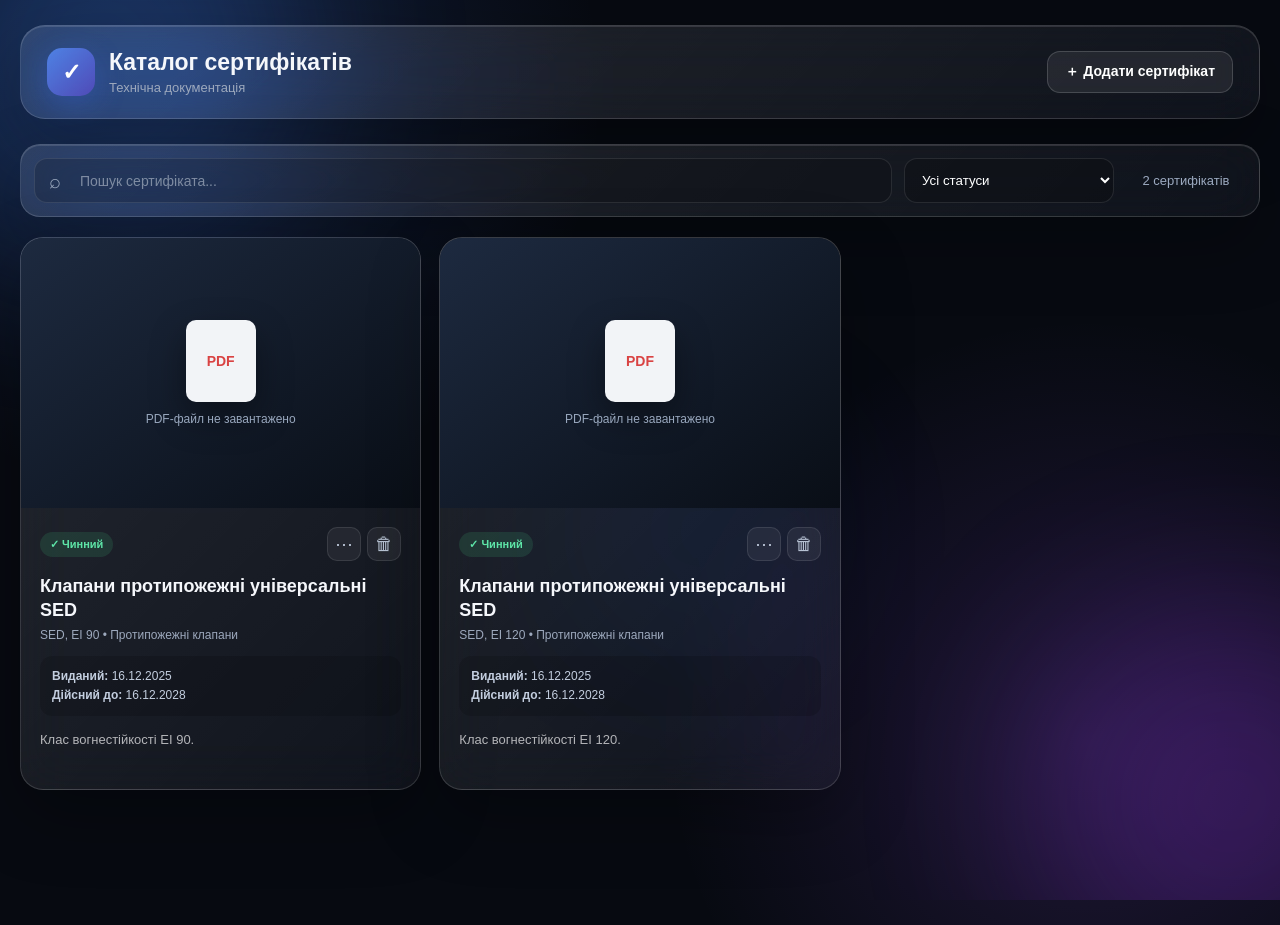
<file: index.html>
<!DOCTYPE html>
<html lang="uk">

<head>
    <meta charset="UTF-8">
    <meta name="viewport" content="width=device-width, initial-scale=1.0">

    <title>Каталог сертифікатів</title>

    <link rel="stylesheet" href="style.css">
</head>

<body>

    <!-- Фоновое свечение -->
    <div class="background">
        <div class="orb orb-1"></div>
        <div class="orb orb-2"></div>
        <div class="orb orb-3"></div>
    </div>


    <!-- ================= HEADER ================= -->

    <header class="glass header">

        <div class="header-left">

            <div class="logo">
                <span class="logo-icon">✓</span>

                <div>
                    <h1>Каталог сертифікатів</h1>
                    <p>Технічна документація</p>
                </div>
            </div>

        </div>


        <div class="header-right">

            <button
                class="glass-button"
                id="addCertificateButton"
            >
                <span>＋</span>
                Додати сертифікат
            </button>

        </div>

    </header>



    <!-- ================= MAIN ================= -->

    <main class="container">


        <!-- ================= TOOLBAR ================= -->

        <section class="glass toolbar">

            <div class="search-box">

                <span class="search-icon">⌕</span>

                <input
                    type="text"
                    id="searchInput"
                    placeholder="Пошук сертифіката..."
                >

            </div>


            <div class="filter-box">

                <select id="statusFilter">

                    <option value="all">
                        Усі статуси
                    </option>

                    <option value="valid">
                        Чинний
                    </option>

                    <option value="warning">
                        Закінчується
                    </option>

                    <option value="expired">
                        Прострочений
                    </option>

                    <option value="draft">
                        Чернетка
                    </option>

                </select>

            </div>


            <div class="certificate-counter">

                <span id="certificateCount">
                    0 сертифікатів
                </span>

            </div>

        </section>



        <!-- ================= CONTENT ================= -->

        <section id="certificatesContainer" class="certificates-grid">

            <!--
                Карточки сертификатов
                будут автоматически создаваться через JavaScript
            -->

        </section>



        <!-- ================= EMPTY STATE ================= -->

        <section
            id="emptyState"
            class="glass empty-state"
            style="display: none;"
        >

            <div class="empty-icon">
                📄
            </div>

            <h2>
                Сертифікатів не знайдено
            </h2>

            <p>
                Додайте перший сертифікат або змініть параметри пошуку.
            </p>

            <button
                class="glass-button"
                id="emptyAddButton"
            >
                ＋ Додати сертифікат
            </button>

        </section>

    </main>



    <!-- ================================================= -->
    <!--                  MODAL EDITOR                     -->
    <!-- ================================================= -->

    <div
        id="certificateModal"
        class="modal-overlay"
        style="display: none;"
    >

        <div class="glass modal">

            <button
                class="modal-close"
                id="closeModalButton"
            >
                ×
            </button>


            <div class="modal-header">

                <div class="modal-icon">
                    📄
                </div>

                <div>

                    <div class="eyebrow">
                        CERTIFICATE
                    </div>

                    <h2 id="modalTitle">
                        Додати сертифікат
                    </h2>

                </div>

            </div>



            <!-- ================= FORM ================= -->

            <form id="certificateForm">


                <!-- ID -->
                <input
                    type="hidden"
                    id="certificateId"
                >


                <!-- Название -->

                <div class="form-group">

                    <label for="certificateName">
                        Назва сертифіката
                    </label>

                    <input
                        type="text"
                        id="certificateName"
                        placeholder="Наприклад: Клапани SED EI 90"
                        required
                    >

                </div>



                <!-- Серия + оборудование -->

                <div class="form-row">

                    <div class="form-group">

                        <label for="certificateSeries">
                            Серія / модель
                        </label>

                        <input
                            type="text"
                            id="certificateSeries"
                            placeholder="SED EI 90"
                        >

                    </div>


                    <div class="form-group">

                        <label for="certificateEquipment">
                            Обладнання
                        </label>

                        <input
                            type="text"
                            id="certificateEquipment"
                            placeholder="Протипожежні клапани"
                        >

                    </div>

                </div>



                <!-- Даты -->

                <div class="form-row">

                    <div class="form-group">

                        <label for="certificateIssued">
                            Дата видачі
                        </label>

                        <input
                            type="date"
                            id="certificateIssued"
                        >

                    </div>


                    <div class="form-group">

                        <label for="certificateExpires">
                            Дійсний до
                        </label>

                        <input
                            type="date"
                            id="certificateExpires"
                        >

                    </div>

                </div>



                <!-- Статус -->

                <div class="form-group">

                    <label for="certificateStatus">
                        Статус
                    </label>

                    <select id="certificateStatus">

                        <option value="valid">
                            ✓ Чинний
                        </option>

                        <option value="warning">
                            ⚠ Закінчується
                        </option>

                        <option value="expired">
                            ✕ Прострочений
                        </option>

                        <option value="draft">
                            ◌ Чернетка
                        </option>

                    </select>

                </div>



                <!-- Заметки -->

                <div class="form-group">

                    <label for="certificateNotes">
                        Додаткова інформація
                    </label>

                    <textarea
                        id="certificateNotes"
                        rows="5"
                        placeholder="Напишіть тут будь-яку інформацію про сертифікат..."
                    ></textarea>

                </div>



                <!-- PDF -->

                <div class="form-group">

    <label for="certificatePdf">
        PDF-файл
    </label>

    <input
        type="file"
        id="certificatePdf"
        accept="application/pdf"
    >

    <div
        id="currentPdf"
        class="current-pdf"
        style="display: none;"
    >
        <span>📄</span>
        <span id="currentPdfName"></span>

        <button
            type="button"
            id="removePdfButton"
            class="remove-pdf-button"
        >
            Видалити PDF
        </button>
    </div>

    <div class="input-hint">
        Виберіть PDF-файл зі свого комп'ютера.
    </div>

</div>



                <!-- Кнопки -->

                <div class="modal-actions">

                    <button
                        type="button"
                        class="glass-button secondary"
                        id="cancelButton"
                    >
                        Скасувати
                    </button>

                    <button
                        type="submit"
                        class="glass-button primary"
                    >
                        Зберегти
                    </button>

                </div>

            </form>

        </div>

    </div>



    <!-- ================================================= -->
    <!--              PDF PREVIEW MODAL                    -->
    <!-- ================================================= -->

    <div
        id="pdfModal"
        class="modal-overlay"
        style="display: none;"
    >

        <div class="glass pdf-modal">

            <div class="pdf-modal-header">

                <div>

                    <div class="eyebrow">
                        DOCUMENT
                    </div>

                    <h2 id="pdfModalTitle">
                        Сертифікат
                    </h2>

                </div>


                <button
                    class="modal-close"
                    id="closePdfButton"
                >
                    ×
                </button>

            </div>


            <div class="pdf-viewer">

                <iframe
                    id="pdfViewer"
                    src=""
                    title="PDF документ"
                ></iframe>

            </div>

        </div>

    </div>



    <!-- ================================================= -->
    <!--                    JAVASCRIPT                     -->
    <!-- ================================================= -->

    <script src="script.js"></script>

</body>

</html>
</file>
<file: style.css>
/* =========================================================
   ОСНОВА
   ========================================================= */

* {
    box-sizing: border-box;
    margin: 0;
    padding: 0;
}

:root {
    --bg: #070a11;
    --text: #f5f7fb;
    --muted: #9da9bd;

    --glass: rgba(255, 255, 255, 0.075);
    --glass-light: rgba(255, 255, 255, 0.11);
    --glass-border: rgba(255, 255, 255, 0.15);

    --blue: #6ea8ff;
    --green: #5ee6a8;
    --yellow: #ffd166;
    --red: #ff6b7a;
    --purple: #b18cff;
}

html {
    scroll-behavior: smooth;
}

body {
    min-height: 100vh;

    font-family:
        Inter,
        -apple-system,
        BlinkMacSystemFont,
        "Segoe UI",
        Roboto,
        Arial,
        sans-serif;

    color: var(--text);
    background:
        radial-gradient(
            circle at 15% 10%,
            rgba(76, 130, 255, 0.18),
            transparent 30%
        ),
        radial-gradient(
            circle at 85% 80%,
            rgba(161, 92, 255, 0.16),
            transparent 32%
        ),
        var(--bg);

    overflow-x: hidden;
}


/* =========================================================
   ФОН
   ========================================================= */

.background {
    position: fixed;
    inset: 0;

    pointer-events: none;
    overflow: hidden;

    z-index: -1;
}

.orb {
    position: absolute;

    width: 400px;
    height: 400px;

    border-radius: 50%;

    filter: blur(90px);

    opacity: 0.25;
}

.orb-1 {
    top: -150px;
    left: -100px;

    background: #3b82f6;
}

.orb-2 {
    right: -150px;
    bottom: -100px;

    background: #9333ea;
}

.orb-3 {
    top: 45%;
    left: 45%;

    width: 250px;
    height: 250px;

    background: #2563eb;

    opacity: 0.08;
}


/* =========================================================
   LIQUID GLASS
   ========================================================= */

.glass {
    background:
        linear-gradient(
            135deg,
            rgba(255, 255, 255, 0.12),
            rgba(255, 255, 255, 0.045)
        );

    border: 1px solid var(--glass-border);

    box-shadow:
        0 25px 70px rgba(0, 0, 0, 0.3),
        inset 0 1px 0 rgba(255, 255, 255, 0.12);

    backdrop-filter: blur(25px) saturate(140%);
    -webkit-backdrop-filter: blur(25px) saturate(140%);
}


/* =========================================================
   HEADER
   ========================================================= */

.header {
    width: calc(100% - 40px);
    max-width: 1400px;

    margin: 25px auto;

    padding: 22px 26px;

    border-radius: 25px;

    display: flex;
    align-items: center;
    justify-content: space-between;

    gap: 20px;
}

.logo {
    display: flex;
    align-items: center;

    gap: 14px;
}

.logo-icon {
    width: 48px;
    height: 48px;

    display: grid;
    place-items: center;

    border-radius: 15px;

    font-size: 23px;
    font-weight: 800;

    color: white;

    background:
        linear-gradient(
            135deg,
            rgba(87, 145, 255, 0.8),
            rgba(103, 75, 220, 0.6)
        );

    box-shadow:
        0 10px 30px rgba(65, 110, 255, 0.25);
}

.header h1 {
    font-size: 23px;
    line-height: 1.2;
}

.header p {
    margin-top: 4px;

    color: var(--muted);

    font-size: 13px;
}


/* =========================================================
   BUTTONS
   ========================================================= */

.glass-button {
    border: 1px solid rgba(255, 255, 255, 0.16);

    border-radius: 13px;

    padding: 11px 17px;

    color: white;

    font-size: 14px;
    font-weight: 650;

    cursor: pointer;

    background:
        rgba(255, 255, 255, 0.075);

    transition:
        transform 0.18s ease,
        background 0.18s ease,
        border-color 0.18s ease;
}

.glass-button:hover {
    transform: translateY(-1px);

    background:
        rgba(255, 255, 255, 0.13);

    border-color:
        rgba(255, 255, 255, 0.25);
}

.glass-button:active {
    transform: translateY(0);
}

.glass-button.primary {
    background:
        linear-gradient(
            135deg,
            rgba(85, 140, 255, 0.8),
            rgba(99, 82, 220, 0.7)
        );

    box-shadow:
        0 10px 25px rgba(72, 111, 255, 0.22);
}

.glass-button.secondary {
    background:
        rgba(255, 255, 255, 0.05);
}


/* =========================================================
   ОСНОВНОЙ КОНТЕЙНЕР
   ========================================================= */

.container {
    width: calc(100% - 40px);
    max-width: 1400px;

    margin: 0 auto;

    padding-bottom: 50px;
}


/* =========================================================
   TOOLBAR
   ========================================================= */

.toolbar {
    display: grid;

    grid-template-columns:
        minmax(250px, 1fr)
        210px
        auto;

    gap: 12px;

    padding: 13px;

    border-radius: 20px;

    margin-bottom: 20px;
}


/* =========================================================
   SEARCH
   ========================================================= */

.search-box {
    position: relative;
}

.search-icon {
    position: absolute;

    left: 15px;
    top: 50%;

    transform: translateY(-50%);

    color: #9caac0;

    font-size: 20px;

    pointer-events: none;
}

.search-box input {
    width: 100%;

    height: 45px;

    padding:
        0
        15px
        0
        45px;

    border-radius: 13px;

    border:
        1px solid rgba(255, 255, 255, 0.1);

    outline: none;

    color: white;

    background:
        rgba(0, 0, 0, 0.17);

    font-size: 14px;

    transition: 0.2s;
}

.search-box input::placeholder {
    color: #7f8ca2;
}

.search-box input:focus {
    border-color:
        rgba(110, 168, 255, 0.5);

    background:
        rgba(0, 0, 0, 0.24);
}


/* =========================================================
   SELECT
   ========================================================= */

.filter-box select {
    width: 100%;
    height: 45px;

    padding: 0 13px;

    border-radius: 13px;

    border:
        1px solid rgba(255, 255, 255, 0.1);

    outline: none;

    color: white;

    background:
        rgba(0, 0, 0, 0.2);

    cursor: pointer;
}

.filter-box select option {
    color: white;
    background: #141a26;
}


/* =========================================================
   COUNTER
   ========================================================= */

.certificate-counter {
    min-width: 120px;

    display: flex;
    align-items: center;
    justify-content: center;

    padding: 0 12px;

    color: #9caac0;

    font-size: 13px;
}


/* =========================================================
   КАРТОЧКИ
   ========================================================= */

.certificates-grid {
    display: grid;

    grid-template-columns:
        repeat(
            auto-fill,
            minmax(340px, 1fr)
        );

    gap: 18px;
}


/* =========================================================
   CARD
   ========================================================= */

.certificate-card {
    position: relative;

    overflow: hidden;

    border-radius: 23px;

    transition:
        transform 0.2s ease,
        border-color 0.2s ease,
        box-shadow 0.2s ease;
}

.certificate-card:hover {
    transform: translateY(-4px);

    border-color:
        rgba(255, 255, 255, 0.28);

    box-shadow:
        0 30px 80px rgba(0, 0, 0, 0.4),
        inset 0 1px 0 rgba(255, 255, 255, 0.14);
}


/* =========================================================
   PDF PREVIEW
   ========================================================= */

.pdf-preview {
    position: relative;

    height: 270px;

    overflow: hidden;

    background:
        linear-gradient(
            145deg,
            #1b2434,
            #0d121b
        );
}

.pdf-preview iframe {
    width: 100%;
    height: 100%;

    border: none;

    pointer-events: none;

    background: white;
}


/*
    Если PDF нельзя отобразить,
    показываем красивую заглушку.
*/

.pdf-placeholder {
    position: absolute;

    inset: 0;

    display: flex;
    align-items: center;
    justify-content: center;

    flex-direction: column;

    gap: 10px;

    background:
        linear-gradient(
            145deg,
            rgba(29, 42, 64, 0.96),
            rgba(9, 14, 22, 0.96)
        );
}

.pdf-icon {
    width: 70px;
    height: 82px;

    display: grid;
    place-items: center;

    border-radius: 10px;

    background: #f2f4f7;

    color: #d94343;

    font-weight: 900;
    font-size: 14px;

    box-shadow:
        0 15px 35px rgba(0, 0, 0, 0.35);
}

.pdf-placeholder span {
    color: #98a7bd;

    font-size: 12px;
}


/* =========================================================
   CARD CONTENT
   ========================================================= */

.certificate-content {
    padding: 19px;
}

.certificate-top {
    display: flex;

    align-items: center;
    justify-content: space-between;

    gap: 10px;
}


/* =========================================================
   STATUS
   ========================================================= */

.status {
    display: inline-flex;

    align-items: center;

    gap: 6px;

    padding: 6px 10px;

    border-radius: 100px;

    font-size: 11px;
    font-weight: 750;
}

.status.valid {
    color: var(--green);

    background:
        rgba(70, 220, 140, 0.13);
}

.status.warning {
    color: var(--yellow);

    background:
        rgba(255, 196, 70, 0.13);
}

.status.expired {
    color: var(--red);

    background:
        rgba(255, 75, 90, 0.13);
}

.status.draft {
    color: var(--purple);

    background:
        rgba(160, 120, 255, 0.13);
}


/* =========================================================
   EDIT BUTTON
   ========================================================= */

.edit-button {
    width: 34px;
    height: 34px;

    display: grid;
    place-items: center;

    border-radius: 10px;

    border:
        1px solid rgba(255, 255, 255, 0.1);

    color: #b7c2d3;

    background:
        rgba(255, 255, 255, 0.06);

    cursor: pointer;

    font-size: 18px;

    transition: 0.2s;
}

.edit-button:hover {
    color: white;

    background:
        rgba(255, 255, 255, 0.12);
}


/* =========================================================
   CARD TEXT
   ========================================================= */

.certificate-content h3 {
    margin-top: 13px;

    font-size: 18px;

    line-height: 1.35;
}

.certificate-meta {
    margin-top: 5px;

    color: var(--muted);

    font-size: 12px;
}

.certificate-dates {
    margin-top: 14px;

    padding: 11px 12px;

    border-radius: 12px;

    color: #c3cedf;

    background:
        rgba(0, 0, 0, 0.15);

    font-size: 12px;

    line-height: 1.6;
}

.certificate-notes {
    min-height: 40px;

    margin-top: 12px;

    color: #aebbd0;

    font-size: 13px;

    line-height: 1.5;

    white-space: pre-wrap;
}


/* =========================================================
   PDF BUTTON
   ========================================================= */

.open-pdf-button {
    display: inline-flex;

    align-items: center;

    gap: 7px;

    margin-top: 15px;

    color: #a9c7ff;

    text-decoration: none;

    font-size: 13px;

    font-weight: 650;

    cursor: pointer;

    transition: 0.2s;
}

.open-pdf-button:hover {
    color: white;

    transform: translateX(2px);
}


/* =========================================================
   EMPTY STATE
   ========================================================= */

.empty-state {
    padding: 70px 30px;

    border-radius: 25px;

    text-align: center;
}

.empty-icon {
    font-size: 45px;

    margin-bottom: 15px;
}

.empty-state h2 {
    font-size: 22px;
}

.empty-state p {
    margin:
        8px auto
        22px;

    color: var(--muted);
}


/* =========================================================
   MODAL
   ========================================================= */

.modal-overlay {
    position: fixed;

    inset: 0;

    z-index: 1000;

    display: flex;

    align-items: center;
    justify-content: center;

    padding: 20px;

    background:
        rgba(0, 0, 0, 0.68);

    backdrop-filter: blur(8px);
    -webkit-backdrop-filter: blur(8px);
}

.modal {
    position: relative;

    width: min(650px, 100%);

    max-height: 92vh;

    overflow-y: auto;

    padding: 28px;

    border-radius: 26px;

    animation:
        modalAppear 0.2s ease;
}

@keyframes modalAppear {

    from {
        opacity: 0;
        transform: scale(0.97) translateY(10px);
    }

    to {
        opacity: 1;
        transform: scale(1) translateY(0);
    }

}


/* =========================================================
   MODAL HEADER
   ========================================================= */

.modal-header {
    display: flex;

    align-items: center;

    gap: 13px;

    margin-bottom: 25px;
}

.modal-icon {
    width: 44px;
    height: 44px;

    display: grid;
    place-items: center;

    border-radius: 13px;

    background:
        rgba(255, 255, 255, 0.08);

    font-size: 20px;
}

.eyebrow {
    color: #8fa3c1;

    font-size: 10px;

    letter-spacing: 0.16em;

    font-weight: 800;
}

.modal-header h2 {
    margin-top: 3px;

    font-size: 22px;
}


/* =========================================================
   CLOSE
   ========================================================= */

.modal-close {
    position: absolute;

    right: 18px;
    top: 15px;

    width: 34px;
    height: 34px;

    border: none;

    border-radius: 10px;

    color: #aeb8c8;

    background:
        rgba(255, 255, 255, 0.05);

    font-size: 25px;

    cursor: pointer;
}

.modal-close:hover {
    color: white;

    background:
        rgba(255, 255, 255, 0.11);
}


/* =========================================================
   FORM
   ========================================================= */

.form-group {
    margin-bottom: 16px;
}

.form-group label {
    display: block;

    margin-bottom: 7px;

    color: #aebbd0;

    font-size: 12px;

    font-weight: 600;
}

.form-group input,
.form-group select,
.form-group textarea {
    width: 100%;

    border:
        1px solid rgba(255, 255, 255, 0.11);

    border-radius: 12px;

    outline: none;

    padding: 12px;

    color: white;

    background:
        rgba(0, 0, 0, 0.2);

    font-family: inherit;

    transition: 0.2s;
}

.form-group input,
.form-group select {
    height: 45px;
}

.form-group textarea {
    resize: vertical;

    min-height: 100px;

    line-height: 1.5;
}

.form-group input:focus,
.form-group select:focus,
.form-group textarea:focus {
    border-color:
        rgba(110, 168, 255, 0.55);

    background:
        rgba(0, 0, 0, 0.27);
}

.form-group input::placeholder,
.form-group textarea::placeholder {
    color: #68768b;
}

.form-row {
    display: grid;

    grid-template-columns:
        1fr 1fr;

    gap: 13px;
}

.input-hint {
    margin-top: 6px;

    color: #748299;

    font-size: 10px;
}


/* =========================================================
   MODAL ACTIONS
   ========================================================= */

.modal-actions {
    display: flex;

    justify-content: flex-end;

    gap: 10px;

    margin-top: 22px;
}


/* =========================================================
   PDF MODAL
   ========================================================= */

.pdf-modal {
    width: min(1100px, 100%);

    height: min(90vh, 900px);

    padding: 20px;

    border-radius: 25px;

    display: flex;

    flex-direction: column;
}

.pdf-modal-header {
    display: flex;

    align-items: center;
    justify-content: space-between;

    padding:
        0
        0
        15px
        5px;
}

.pdf-modal-header h2 {
    margin-top: 4px;

    font-size: 19px;
}

.pdf-viewer {
    flex: 1;

    min-height: 0;

    overflow: hidden;

    border-radius: 15px;

    background: white;
}

.pdf-viewer iframe {
    width: 100%;
    height: 100%;

    border: none;
}


/* =========================================================
   SCROLLBAR
   ========================================================= */

::-webkit-scrollbar {
    width: 8px;
}

::-webkit-scrollbar-track {
    background: transparent;
}

::-webkit-scrollbar-thumb {
    border-radius: 20px;

    background:
        rgba(255, 255, 255, 0.15);
}

::-webkit-scrollbar-thumb:hover {
    background:
        rgba(255, 255, 255, 0.25);
}


/* =========================================================
   MOBILE
   ========================================================= */

@media (max-width: 850px) {

    .header {
        align-items: flex-start;

        flex-direction: column;
    }

    .header-right {
        width: 100%;
    }

    .header-right .glass-button {
        width: 100%;
    }

    .toolbar {
        grid-template-columns: 1fr;
    }

    .certificate-counter {
        justify-content: flex-start;

        height: 35px;
    }

}


@media (max-width: 600px) {

    .header,
    .container {
        width: calc(100% - 20px);
    }

    .header {
        margin-top: 10px;

        padding: 18px;
    }

    .header h1 {
        font-size: 19px;
    }

    .logo-icon {
        width: 42px;
        height: 42px;
    }

    .certificates-grid {
        grid-template-columns: 1fr;
    }

    .certificate-card {
        border-radius: 19px;
    }

    .pdf-preview {
        height: 230px;
    }

    .form-row {
        grid-template-columns: 1fr;
        gap: 0;
    }

    .modal {
        padding: 22px 18px;

        border-radius: 22px;
    }

    .modal-actions {
        flex-direction: column-reverse;
    }

    .modal-actions .glass-button {
        width: 100%;
    }

}
/* =========================================================
   ДОПОЛНИТЕЛЬНАЯ ИНФОРМАЦИЯ
   ========================================================= */

.certificate-notes-wrapper {
    margin-top: 14px;
}


.certificate-notes {
    line-height: 1.5;

    color: rgba(255, 255, 255, 0.68);

    font-size: 13px;

    word-break: break-word;
}


.certificate-notes.expanded {
    max-height: none;
}


.show-more-button {
    margin-top: 6px;

    padding: 0;

    border: none;

    background: transparent;

    color: rgba(150, 190, 255, 0.95);

    font-size: 12px;

    cursor: pointer;
}


.show-more-button:hover {
    text-decoration: underline;
}
</file>
